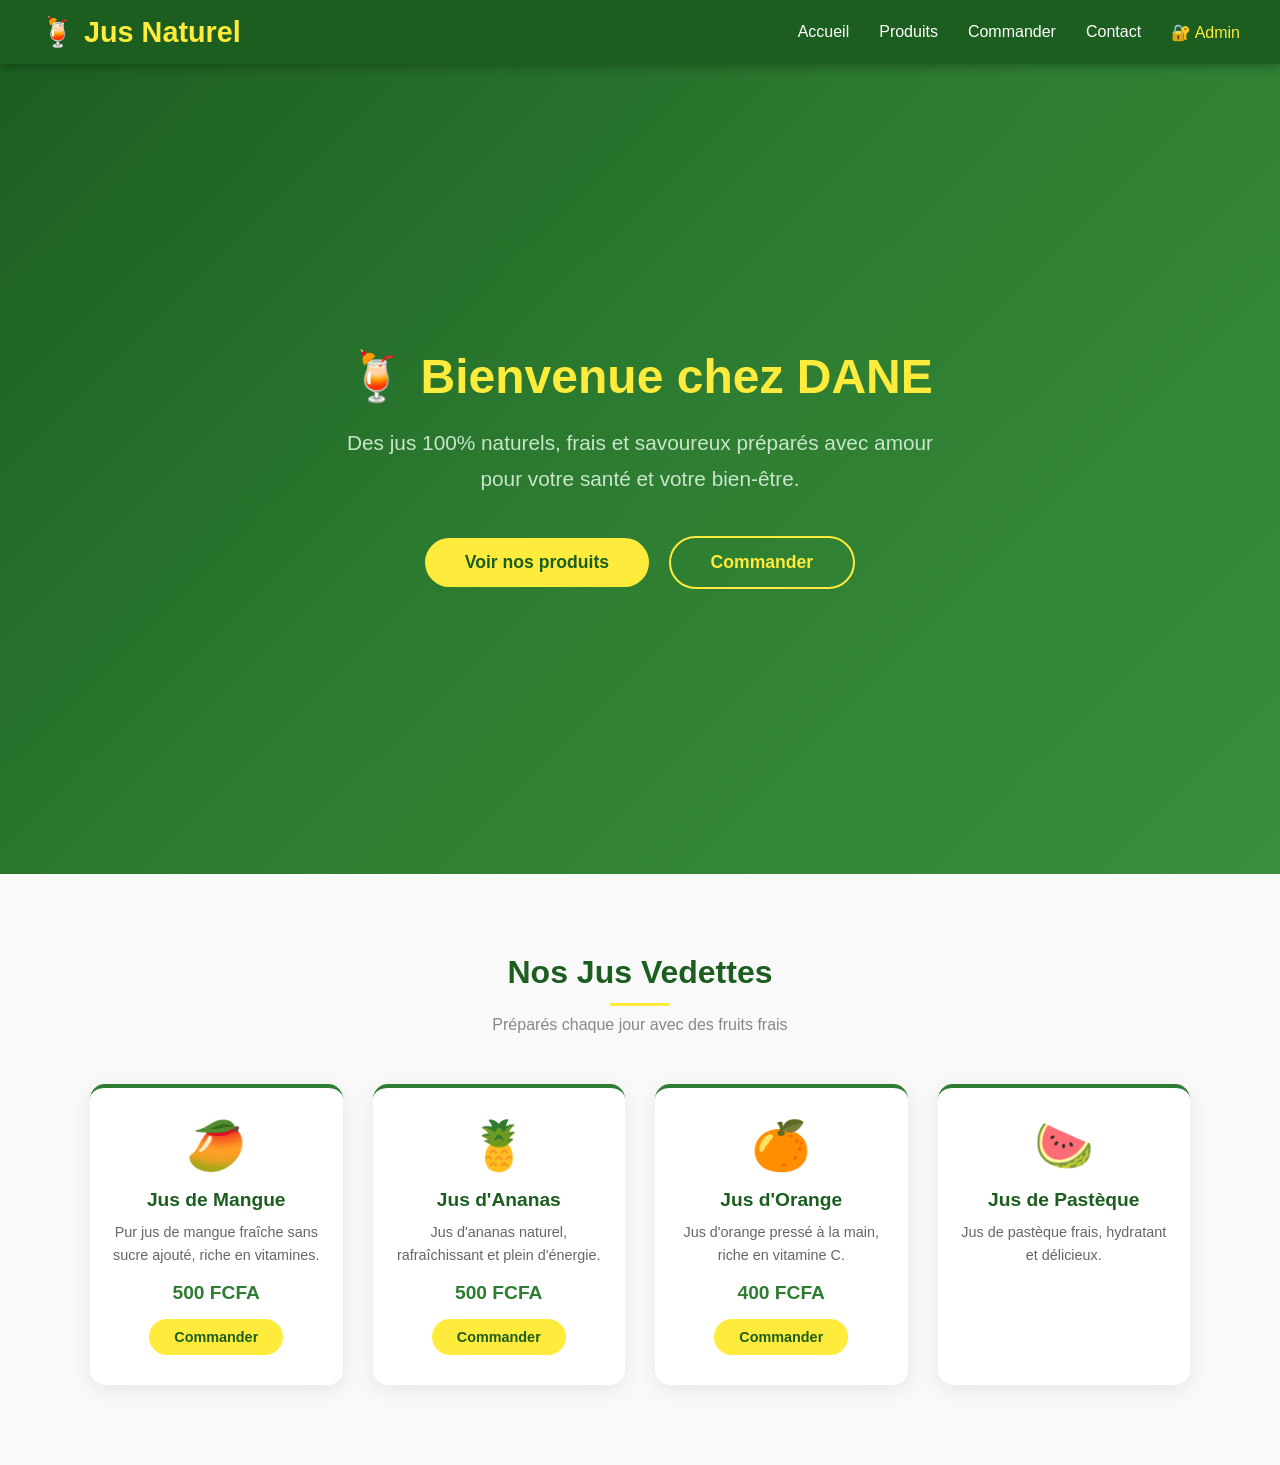
<file: index.html>
<!DOCTYPE html>
<html lang="fr">
<head>
    <meta charset="UTF-8">
    <meta name="viewport" content="width=device-width, initial-scale=1.0">
    <title>Jus Naturel — Maibossaa Dane Parfaite</title>
    <link rel="stylesheet" href="style.css">
</head>
<body>

<!-- NAVBAR -->
<nav class="navbar">
    <div class="logo">🍹 Jus Naturel</div>
    <ul>
        <li><a href="index.html">Accueil</a></li>
        <li><a href="pages/produits.html">Produits</a></li>
        <li><a href="pages/commande.html">Commander</a></li>
        <li><a href="pages/contact.html">Contact</a></li>
        <li><a href="#" onclick="ouvrirAdmin()" style="color:#ffeb3b;">🔐 Admin</a></li>
    </ul>
</nav>

<!-- HERO -->
<section class="hero">
    <h1>🍹 Bienvenue chez DANE </h1>
    <p>Des jus 100% naturels, frais et savoureux préparés avec amour pour votre santé et votre bien-être.</p>
    <div>
        <a href="pages/produits.html" class="btn">Voir nos produits</a>
        <a href="pages/commande.html" class="btn btn-outline">Commander</a>
    </div>
</section>

<!-- NOS PRODUITS VEDETTES -->
<section style="background:#f9f9f9;">
    <h2 class="section-title">Nos Jus Vedettes</h2>
    <p class="section-subtitle">Préparés chaque jour avec des fruits frais</p>
    <div class="produits-grid">
        <div class="produit-card">
            <div class="icon">🥭</div>
            <h3>Jus de Mangue</h3>
            <p>Pur jus de mangue fraîche sans sucre ajouté, riche en vitamines.</p>
            <div class="prix">500 FCFA</div>
            <a href="pages/commande.html" class="btn" style="font-size:0.9rem;padding:10px 25px;">Commander</a>
        </div>
        <div class="produit-card">
            <div class="icon">🍍</div>
            <h3>Jus d'Ananas</h3>
            <p>Jus d'ananas naturel, rafraîchissant et plein d'énergie.</p>
            <div class="prix">500 FCFA</div>
            <a href="pages/commande.html" class="btn" style="font-size:0.9rem;padding:10px 25px;">Commander</a>
        </div>
        <div class="produit-card">
            <div class="icon">🍊</div>
            <h3>Jus d'Orange</h3>
            <p>Jus d'orange pressé à la main, riche en vitamine C.</p>
            <div class="prix">400 FCFA</div>
            <a href="pages/commande.html" class="btn" style="font-size:0.9rem;padding:10px 25px;">Commander</a>
        </div>
        <div class="produit-card">
            <div class="icon">🍉</div>
            <h3>Jus de Pastèque</h3>
            <p>Jus de pastèque frais, hydratant et délicieux.</p>
            <div
</file>
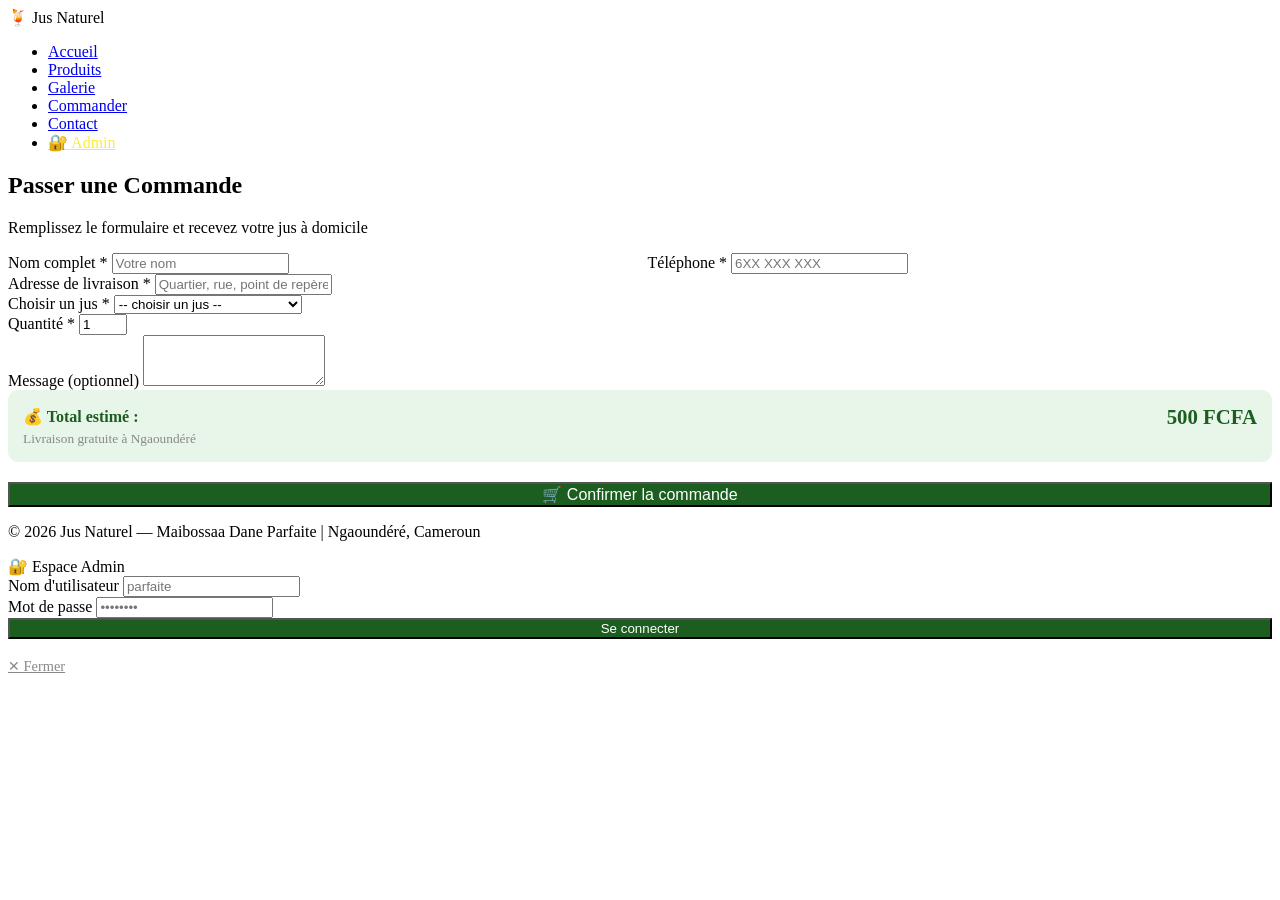
<file: pages/commande.html>
<!DOCTYPE html>
<html lang="fr">
<head>
    <meta charset="UTF-8">
    <meta name="viewport" content="width=device-width, initial-scale=1.0">
    <title>Commander — Jus Naturel</title>
    
</head>
<body>

<!-- NAVBAR -->
<nav class="navbar">
    <div class="logo">🍹 Jus Naturel</div>
    <ul>
        <li><a href="../index.html">Accueil</a></li>
        <li><a href="produits.html">Produits</a></li>
        <li><a href="galerie.html">Galerie</a></li>
        <li><a href="commande.html">Commander</a></li>
        <li><a href="contact.html">Contact</a></li>
        <li><a href="#" onclick="ouvrirAdmin()" style="color:#ffeb3b;">🔐 Admin</a></li>
    </ul>
</nav>

<section>
    <h2 class="section-title">Passer une Commande</h2>
    <p class="section-subtitle">Remplissez le formulaire et recevez votre jus à domicile</p>

    <div class="form-container">
        <div id="cmdMsg"></div>

        <div style="display:grid;grid-template-columns:1fr 1fr;gap:15px;">
            <div class="form-group">
                <label>Nom complet *</label>
                <input type="text" id="cmdNom" placeholder="Votre nom">
            </div>
            <div class="form-group">
                <label>Téléphone *</label>
                <input type="tel" id="cmdTel" placeholder="6XX XXX XXX">
            </div>
        </div>

        <div class="form-group">
            <label>Adresse de livraison *</label>
            <input type="text" id="cmdAdresse"
                   placeholder="Quartier, rue, point de repère...">
        </div>

        <div class="form-group">
            <label>Choisir un jus *</label>
            <select id="cmdProduit">
                <option value="">-- choisir un jus --</option>
                <option value="mangue" data-prix="500">jus de mangue - 500 FCFA</option>
                <option value="orange" data-prix="400">jus d'orange - 400 FCFA</option>
                <option value="ananas" data-prix="500">jus d'ananas - 500 FCFA</option>
                <option value="pastèque" data-prix="500">jus de pastèque - 500 FCFA</option>
                <option value="goyave" data-prix="500">jus de goyave - 500 FCFA</option>
                <option value="mixte" data-prix="700">jus mixte - 700 FCFA</option>

            </select>

    
            
        </div>

        <div class="form-group">
            <label>Quantité *</label>
            <input type="number" id="cmdQuantite"
                   min="1" max="20" value="1"
                   placeholder="Nombre de verres/bouteilles">
        </div>

        <div class="form-group">
            <label>Message (optionnel)</label>
            <textarea id="cmdMessage" rows="3"
                placeholder="Instructions spéciales, sans sucre, avec glace...">
            </textarea>
        </div>

        <!-- Récapitulatif prix -->
        <div style="background:#e8f5e9;padding:15px;border-radius:10px;margin-bottom:20px;">
            <div style="display:flex;justify-content:space-between;align-items:center;">
                <span style="color:#1b5e20;font-weight:600;">💰 Total estimé :</span>
                <span id="totalEstime" style="color:#1b5e20;font-size:1.3rem;font-weight:700;">500 FCFA</span>
            </div>
            <small style="color:#888;">Livraison gratuite à Ngaoundéré</small>
        </div>

        <button class="btn" style="width:100%;font-size:1rem;background:#1b5e20;color:#fff;"
                onclick="soumettreCommande()">
            🛒 Confirmer la commande
        </button>
    </div>
</section>

<footer>
    <p>© 2026 <span>Jus Naturel</span> — Maibossaa Dane Parfaite | Ngaoundéré, Cameroun</p>
</footer>

<!-- POPUP ADMIN -->
<div class="admin-overlay" id="adminOverlay">
    <div class="admin-box">
        <div class="logo">🔐 Espace Admin</div>
        <div id="adminMsg"></div>
        <div class="form-group" style="text-align:left;">
            <label>Nom d'utilisateur</label>
            <input type="text" id="adminUser" placeholder="parfaite">
        </div>
        <div class="form-group" style="text-align:left;">
            <label>Mot de passe</label>
            <input type="password" id="adminPass" placeholder="••••••••">
        </div>
        <button class="btn" style="width:100%;background:#1b5e20;color:#fff;"
                onclick="connecterAdmin()">Se connecter</button>
        <br><br>
        <a href="#" onclick="fermerAdmin()" style="color:#888;font-size:0.9rem;">✕ Fermer</a>
    </div>
</div>


<script src="../js/script.js"></script>
<script>
// Calcul automatique du total
window.addEventListener('load', function() {

    // Remplir les produits
    remplirProduits();

    const selectProduit = document.getElementById('cmdProduit');
    const inputQuantite = document.getElementById('cmdQuantite');
    const totalEstime   = document.getElementById('totalEstime');

    function calculerTotal() {
        const produit  = produits.find(p => p.nom === selectProduit.value);
        const quantite = parseInt(inputQuantite.value) || 1;
        const total    = produit ? produit.prix * quantite : 0;
        totalEstime.textContent = total > 0 ? total + ' FCFA' : '-- FCFA';
    }

    selectProduit.addEventListener('change', calculerTotal);
    inputQuantite.addEventListener('input',  calculerTotal);
});
</script>

</body>
</html>
</script>

</body>
</html>
</file>
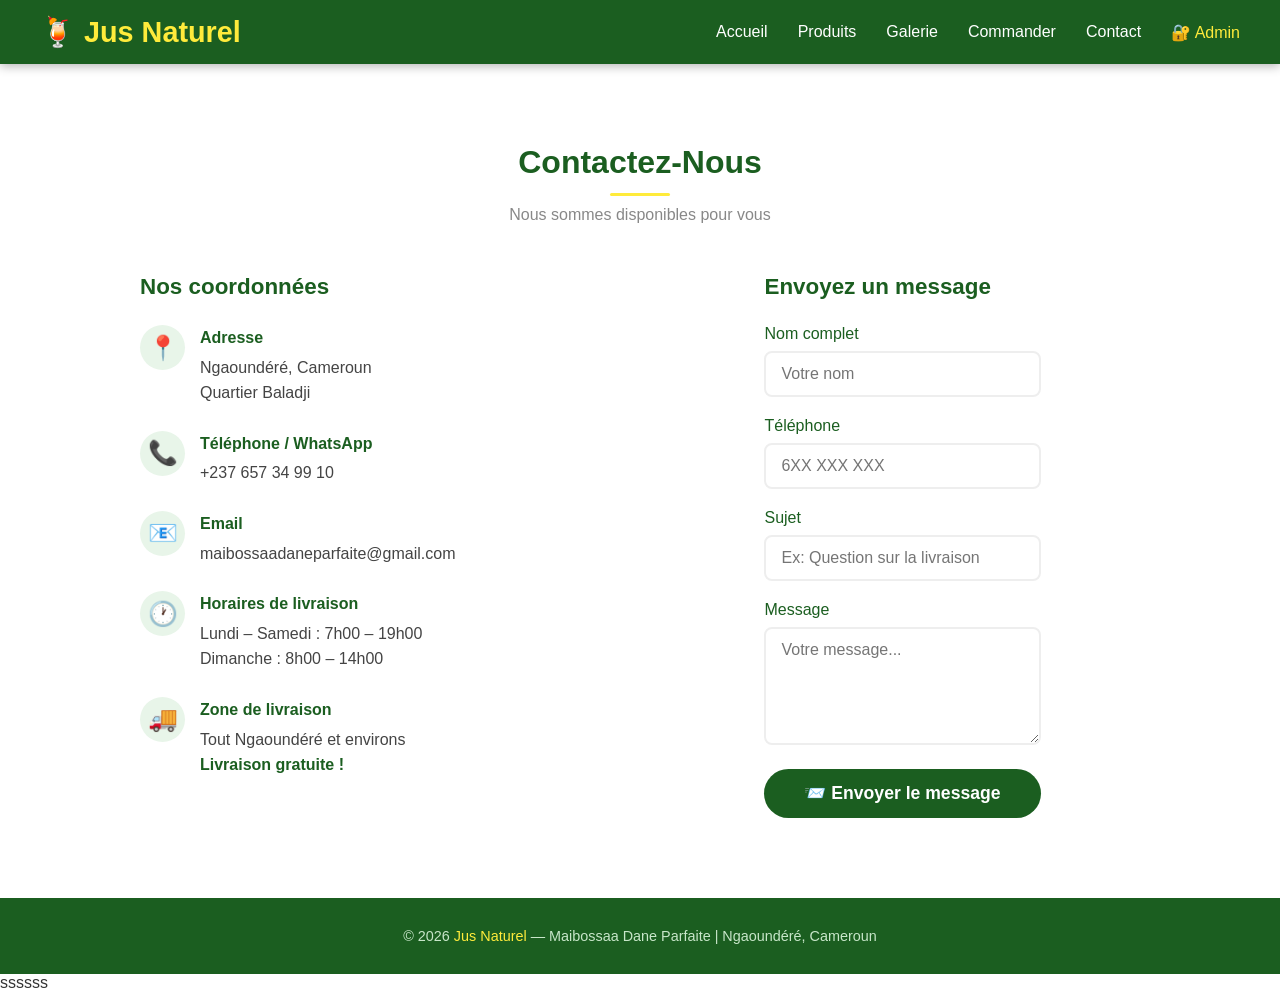
<file: pages/contact.html>
<!DOCTYPE html>
<html lang="fr">
<head>
    <meta charset="UTF-8">
    <meta name="viewport" content="width=device-width, initial-scale=1.0">
    <title>Contact — Jus Naturel</title>
    <link rel="stylesheet" href="../style.css">
</head>
<body>

<!-- NAVBAR -->
<nav class="navbar">
    <div class="logo">🍹 Jus Naturel</div>
    <ul>
        <li><a href="../index.html">Accueil</a></li>
        <li><a href="produits.html">Produits</a></li>
        <li><a href="galerie.html">Galerie</a></li>
        <li><a href="commande.html">Commander</a></li>
        <li><a href="contact.html">Contact</a></li>
        <li><a href="#" onclick="ouvrirAdmin()" style="color:#ffeb3b;">🔐 Admin</a></li>
    </ul>
</nav>

<section>
    <h2 class="section-title">Contactez-Nous</h2>
    <p class="section-subtitle">Nous sommes disponibles pour vous</p>

    <div class="contact-grid">

        <!-- Infos contact -->
        <div>
            <h3 style="color:#1b5e20;margin-bottom:25px;font-size:1.4rem;">
                Nos coordonnées
            </h3>
            <div class="contact-item">
                <div class="icon">📍</div>
                <p>
                    <strong>Adresse</strong>
                    Ngaoundéré, Cameroun<br>
                    Quartier Baladji
                </p>
            </div>
            <div class="contact-item">
                <div class="icon">📞</div>
                <p>
                    <strong>Téléphone / WhatsApp</strong>
                    +237 657 34 99 10
                </p>
            </div>
            <div class="contact-item">
                <div class="icon">📧</div>
                <p>
                    <strong>Email</strong>
                    maibossaadaneparfaite@gmail.com
                </p>
            </div>
            <div class="contact-item">
                <div class="icon">🕐</div>
                <p>
                    <strong>Horaires de livraison</strong>
                    Lundi – Samedi : 7h00 – 19h00<br>
                    Dimanche : 8h00 – 14h00
                </p>
            </div>
            <div class="contact-item">
                <div class="icon">🚚</div>
                <p>
                    <strong>Zone de livraison</strong>
                    Tout Ngaoundéré et environs<br>
                    <span style="color:#1b5e20;font-weight:600;">Livraison gratuite !</span>
                </p>
            </div>
        </div>

        <!-- Formulaire contact -->
        <div class="form-container" style="box-shadow:none;padding:0;">
            <h3 style="color:#1b5e20;margin-bottom:25px;font-size:1.4rem;">
                Envoyez un message
            </h3>
            <div id="contactMsg"></div>
            <div class="form-group">
                <label>Nom complet</label>
                <input type="text" id="contactNom" placeholder="Votre nom">
            </div>
            <div class="form-group">
                <label>Téléphone</label>
                <input type="tel" id="contactTel" placeholder="6XX XXX XXX">
            </div>
            <div class="form-group">
                <label>Sujet</label>
                <input type="text" id="contactSujet"
                       placeholder="Ex: Question sur la livraison">
            </div>
            <div class="form-group">
                <label>Message</label>
                <textarea id="contactMessage" rows="5"
                    placeholder="Votre message..."></textarea>
            </div>
            <button class="btn"
                    style="width:100%;background:#1b5e20;color:#fff;"
                    onclick="envoyerContact()">
                📨 Envoyer le message
            </button>
        </div>

    </div>
</section>

<footer>
    <p>© 2026 <span>Jus Naturel</span> — Maibossaa Dane Parfaite | Ngaoundéré, Cameroun</p>
</footer>

<!-- POPUP ADMIN -->
<div class="admin-overlay" id="adminOverlay">
    <div class="admin-box">
        <div class="logo">🔐 Espace Admin</div>
        <div id="adminMsg"></div>
        <div class="form-group" style="text-align:left;">
            <label>Nom d'utilisateur</label>
            <input type="text" id="adminUser" placeholder="parfaite">
        </div>
        <div class="form-group" style="text-align:left;">
            <label>Mot de passe</label>
            <input type="password" id="adminPass" placeholder="••••••••">
        </div>
        <button class="btn" style="width:100%;background:#1b5e20;color:#fff;"
                onclick="connecterAdmin()">Se connecter</button>
        <br><br>
        <a href="#" onclick="fermerAdmin()" style="color:#888;font-size:0.9rem;">✕ Fermer</a>
    </div>
</div>

<script src="../js/script.js"></script>
<script>
function envoyerContact() {
    const nom     = document.getElementById('contactNom').value.trim();
    const tel     = document.getElementById('contactTel').value.trim();
    const sujet   = document.getElementById('contactSujet').value.trim();
    const message = document.getElementById('contactMessage').value.trim();
    const msgDiv  = document.getElementById('contactMsg');

    if (!nom || !message) {
        msgDiv.innerHTML = '<div class="alert alert-error">❌ Veuillez remplir au moins le nom et le message.</div>';
        return;
    }

    msgDiv.innerHTML = '<div class="alert alert-success">✅ Message envoyé ! Nous vous répondrons très bientôt.</div>';

    document.getElementById('contactNom').value     = '';
    document.getElementById('contactTel').value     = '';
    document.getElementById('contactSujet').value   = '';
    document.getElementById('contactMessage').value = '';
}
</script>

</body>
</html>ssssss
</file>
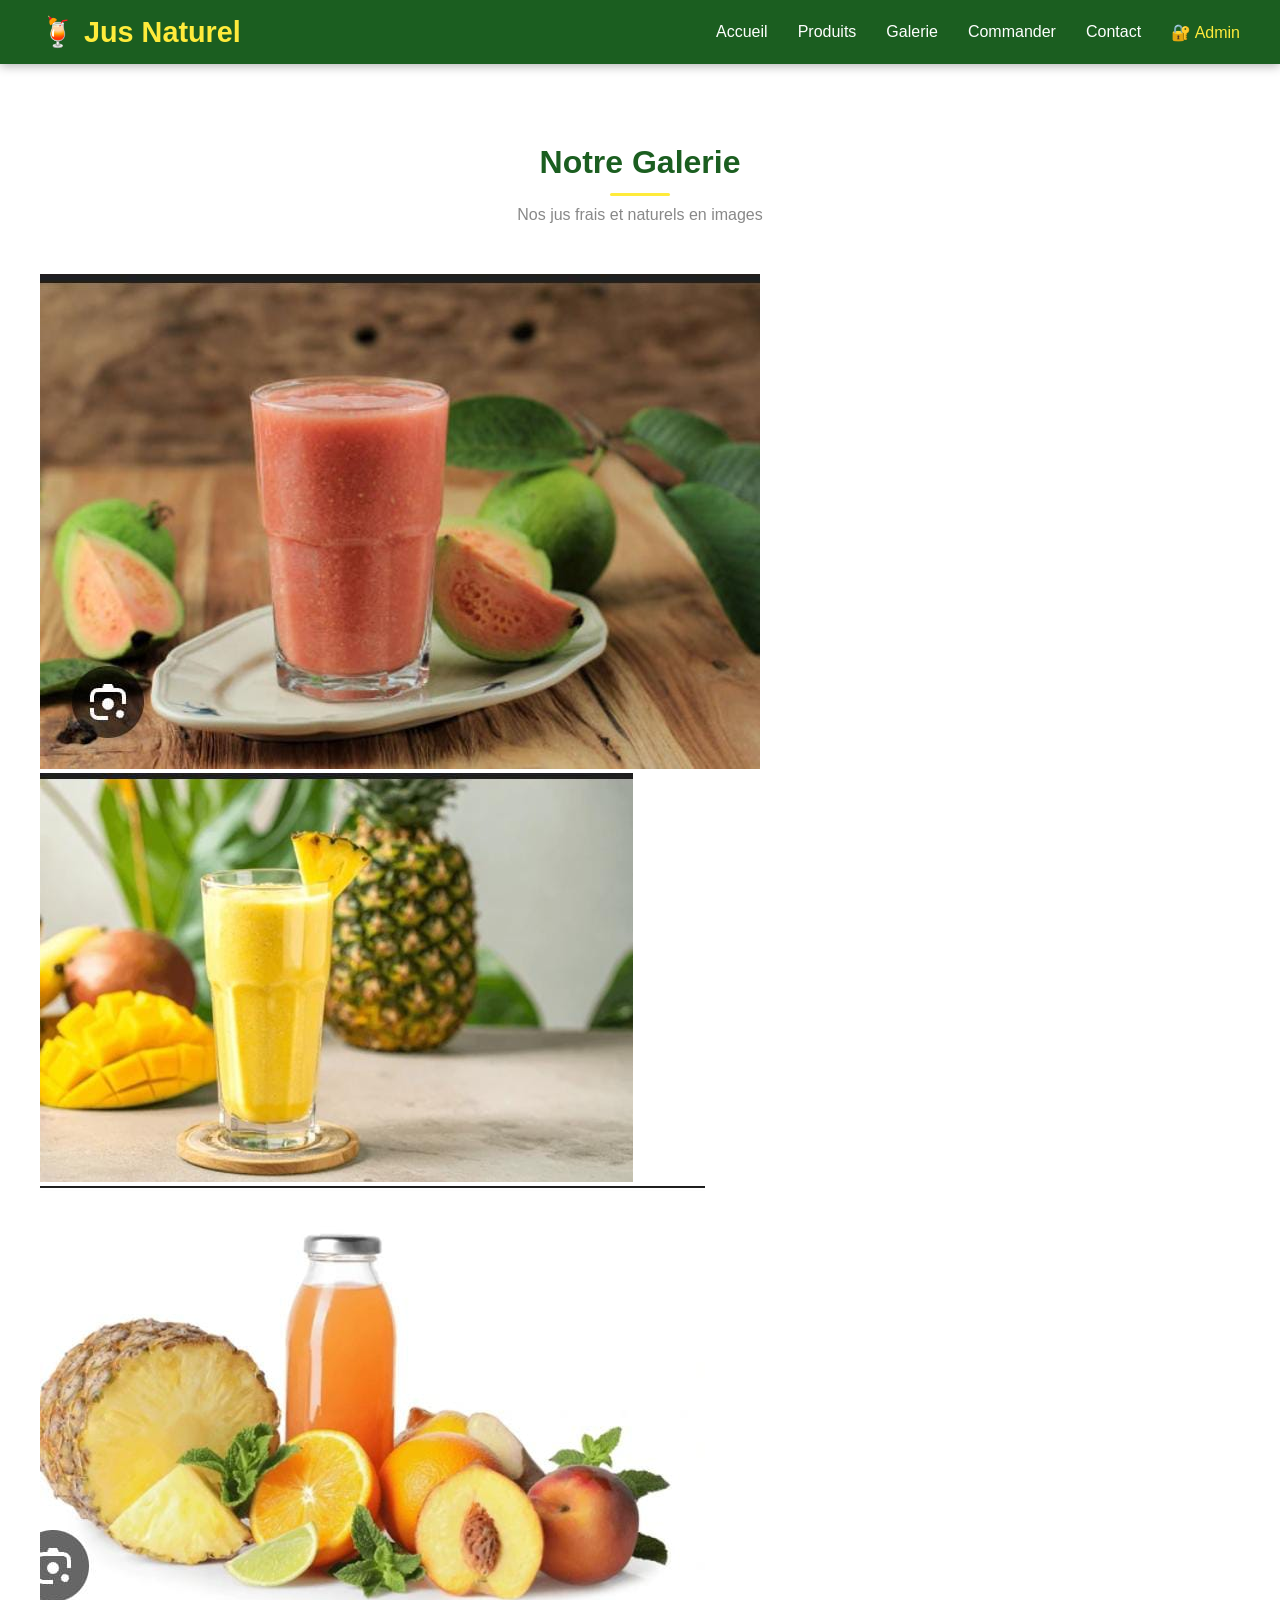
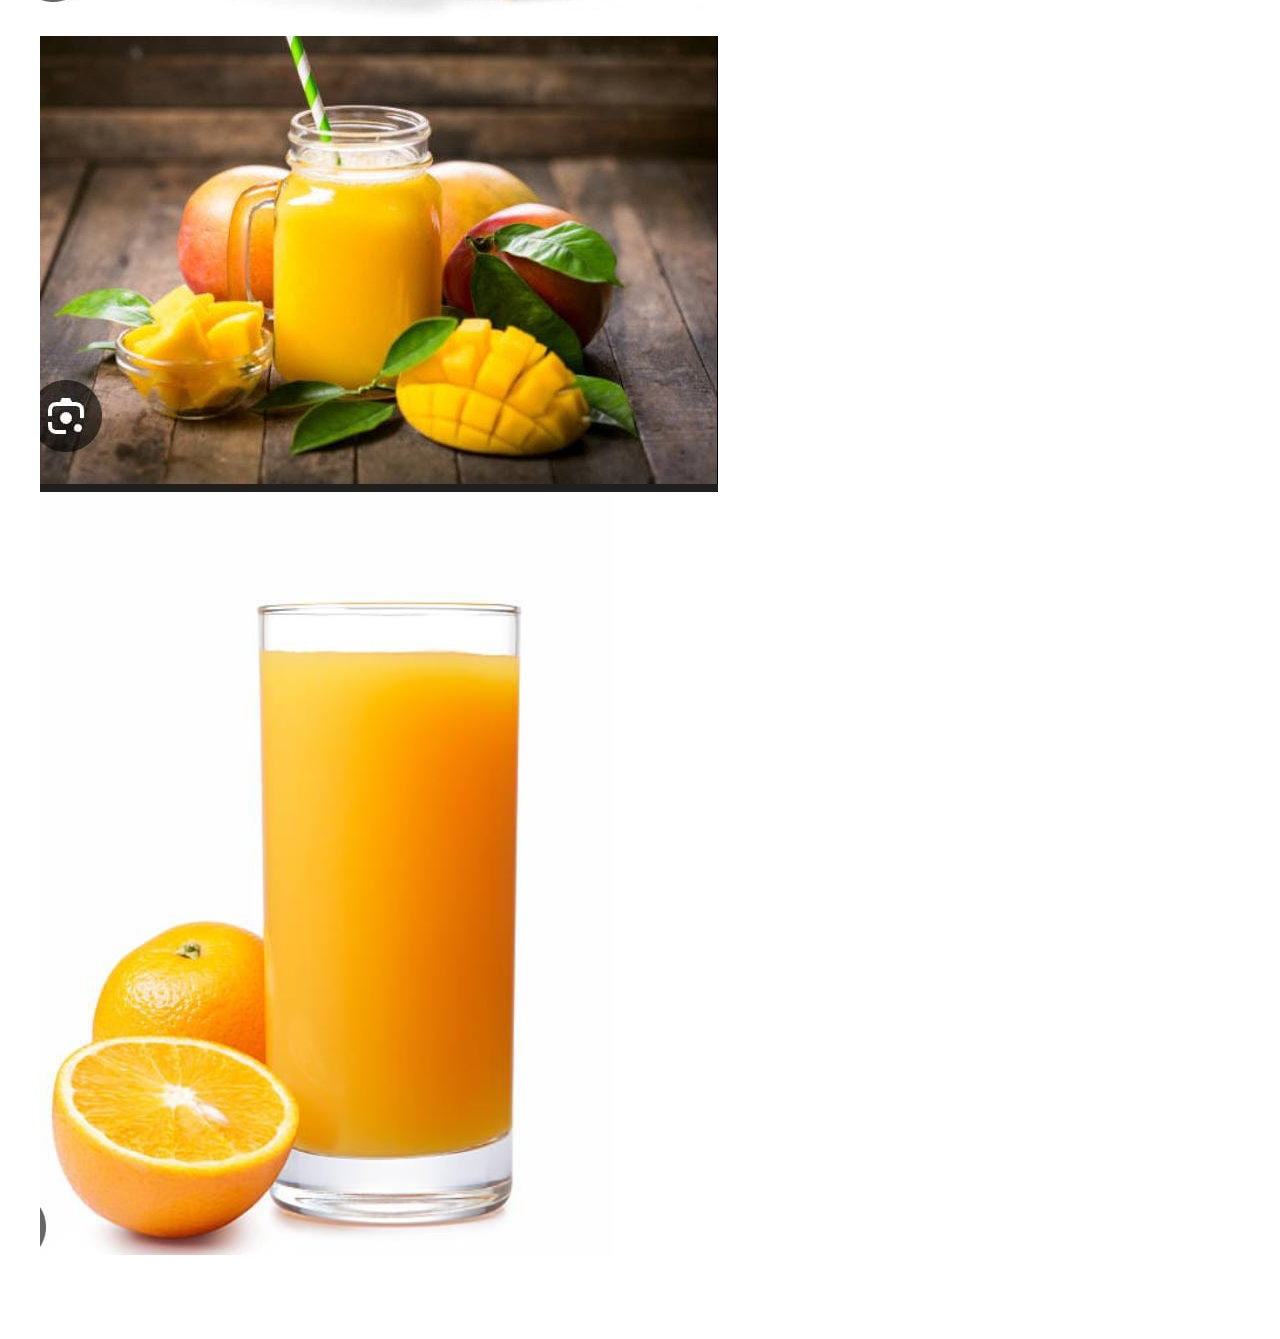
<file: pages/galerie.html>
<!DOCTYPE html>
<html lang="fr">
<head>
    <meta charset="UTF-8">
    <meta name="viewport" content="width=device-width, initial-scale=1.0">
    <title>Galerie — Jus Naturel</title>
    <link rel="stylesheet" href="../style.css">
</head>
<body>

<!-- NAVBAR -->
<nav class="navbar">
    <div class="logo">🍹 Jus Naturel</div>
    <ul>
        <li><a href="../index.html">Accueil</a></li>
        <li><a href="produits.html">Produits</a></li>
        <li><a href="galerie.html">Galerie</a></li>
        <li><a href="commande.html">Commander</a></li>
        <li><a href="contact.html">Contact</a></li>
        <li><a href="#" onclick="ouvrirAdmin()" style="color:#ffeb3b;">🔐 Admin</a></li>
    </ul>
</nav>

<section>
    <h2 class="section-title">Notre Galerie</h2>
    <p class="section-subtitle">Nos jus frais et naturels en images</p>

    <!-- Si pas d'images encore -->
    <div class="galerie">
        <img src="../images/jus1.jpeg">
        <img src="../images/jus2.jpeg">
        <img src="../images/jus3.jpeg">
        <img src="../images/jus4.jpeg">
        <img src="../images/jus5.jpeg">
        
        </div>
        <script src="../js/script.js"></script>
    </body>
</html>
</file>
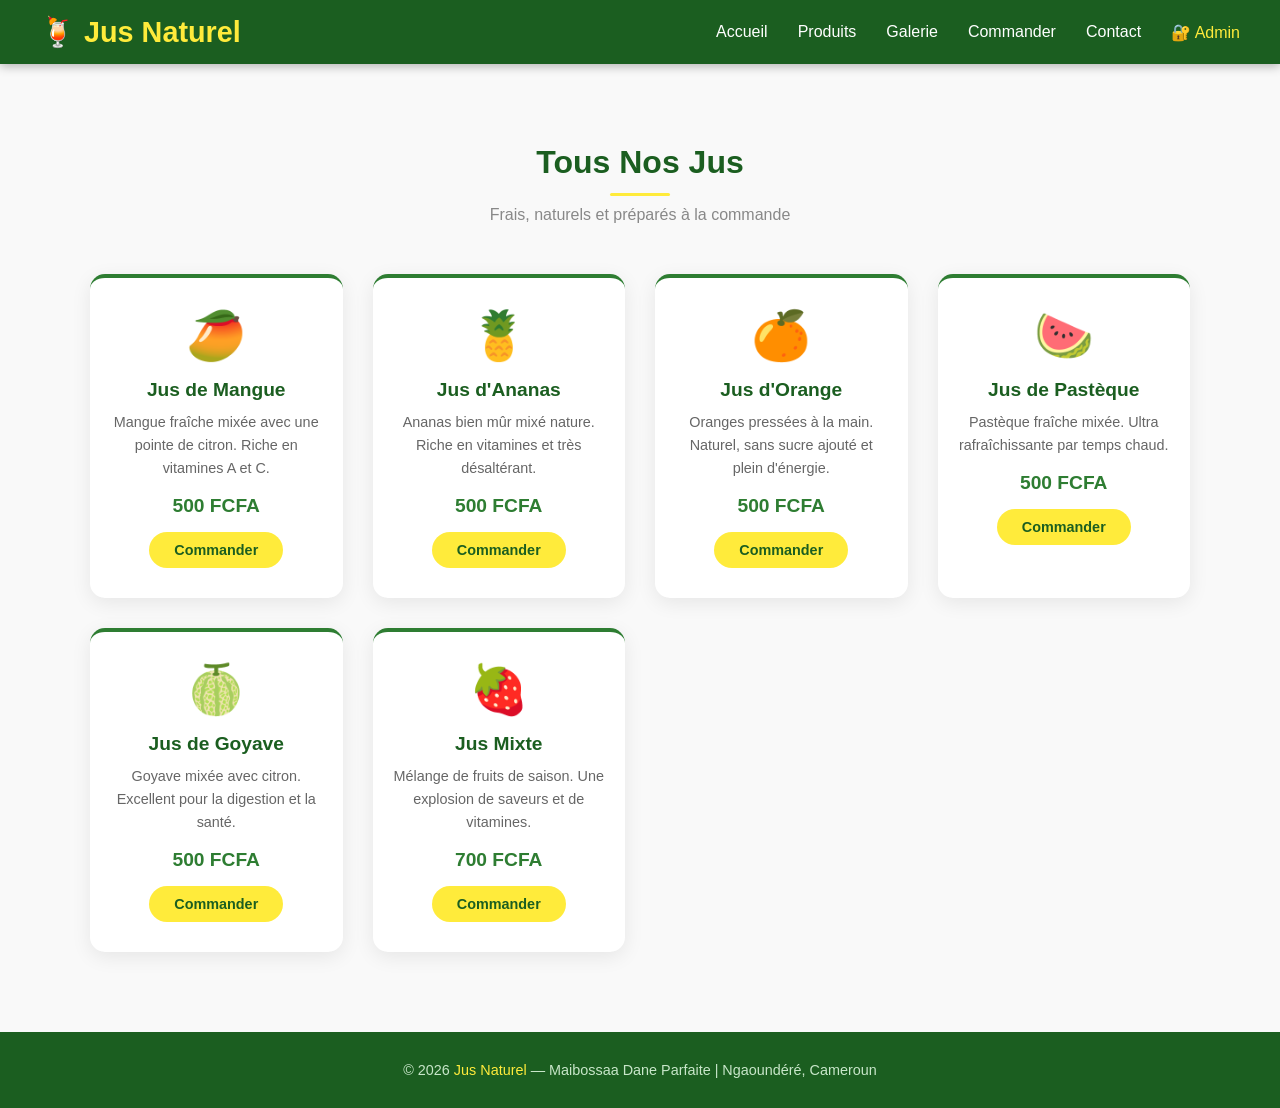
<file: pages/produits.html>
<!DOCTYPE html>
<html lang="fr">
<head>
    <meta charset="UTF-8">
    <meta name="viewport" content="width=device-width, initial-scale=1.0">
    <title>Produits — Jus Naturel</title>
    <link rel="stylesheet" href="../style.css">
</head>
<body>

<!-- NAVBAR -->
<nav class="navbar">
    <div class="logo">🍹 Jus Naturel</div>
    <ul>
        <li><a href="../index.html">Accueil</a></li>
        <li><a href="produits.html">Produits</a></li>
        <li><a href="galerie.html">Galerie</a></li>
        <li><a href="commande.html">Commander</a></li>
        <li><a href="contact.html">Contact</a></li>
        <li><a href="#" onclick="ouvrirAdmin()" style="color:#ffeb3b;">🔐 Admin</a></li>
    </ul>
</nav>

<section style="background:#f9f9f9;">
    <h2 class="section-title">Tous Nos Jus</h2>
    <p class="section-subtitle">Frais, naturels et préparés à la commande</p>
    <div class="produits-grid">
        <div class="produit-card">
            <div class="icon">🥭</div>
            <h3>Jus de Mangue</h3>
            <p>Mangue fraîche mixée avec une pointe de citron. Riche en vitamines A et C.</p>
            <div class="prix">500 FCFA</div>
            <a href="commande.html" class="btn" style="font-size:0.9rem;padding:10px 25px;">Commander</a>
        </div>
        <div class="produit-card">
            <div class="icon">🍍</div>
            <h3>Jus d'Ananas</h3>
            <p>Ananas bien mûr mixé nature. Riche en vitamines et très désaltérant.</p>
            <div class="prix">500 FCFA</div>
            <a href="commande.html" class="btn" style="font-size:0.9rem;padding:10px 25px;">Commander</a>
        </div>
        <div class="produit-card">
            <div class="icon">🍊</div>
            <h3>Jus d'Orange</h3>
            <p>Oranges pressées à la main. Naturel, sans sucre ajouté et plein d'énergie.</p>
            <div class="prix">500 FCFA</div>
            <a href="commande.html" class="btn" style="font-size:0.9rem;padding:10px 25px;">Commander</a>
        </div>
        <div class="produit-card">
            <div class="icon">🍉</div>
            <h3>Jus de Pastèque</h3>
            <p>Pastèque fraîche mixée. Ultra rafraîchissante par temps chaud.</p>
            <div class="prix">500 FCFA</div>
            <a href="commande.html" class="btn" style="font-size:0.9rem;padding:10px 25px;">Commander</a>
        </div>
        <div class="produit-card">
            <div class="icon">🍈</div>
            <h3>Jus de Goyave</h3>
            <p>Goyave mixée avec citron. Excellent pour la digestion et la santé.</p>
            <div class="prix">500 FCFA</div>
            <a href="commande.html" class="btn" style="font-size:0.9rem;padding:10px 25px;">Commander</a>
        </div>
        <div class="produit-card">
            <div class="icon">🍓</div>
            <h3>Jus Mixte</h3>
            <p>Mélange de fruits de saison. Une explosion de saveurs et de vitamines.</p>
            <div class="prix">700 FCFA</div>
            <a href="commande.html" class="btn" style="font-size:0.9rem;padding:10px 25px;">Commander</a>
        </div>
    </div>
</section>

<footer>
    <p>© 2026 <span>Jus Naturel</span> — Maibossaa Dane Parfaite | Ngaoundéré, Cameroun</p>
</footer>

<!-- POPUP ADMIN -->
<div class="admin-overlay" id="adminOverlay">
    <div class="admin-box">
        <div class="logo">🔐 Espace Admin</div>
        <div id="adminMsg"></div>
        <div class="form-group" style="text-align:left;">
            <label>Nom d'utilisateur</label>
            <input type="text" id="adminUser" placeholder="parfaite">
        </div>
        <div class="form-group" style="text-align:left;">
            <label>Mot de passe</label>
            <input type="password" id="adminPass" placeholder="••••••••">
        </div>
        <button class="btn" style="width:100%;background:#1b5e20;color:#fff;" onclick="connecterAdmin()">Se connecter</button>
        <br><br>
        <a href="#" onclick="fermerAdmin()" style="color:#888;font-size:0.9rem;">✕ Fermer</a>
    </div>
</div>

<script src="../js/script.js"></script>
</body>
</html>
</file>
<file: style.css>
/* ===== RESET & BASE ===== */
* {
    margin: 0;
    padding: 0;
    box-sizing: border-box;
}

body {
    font-family: 'Segoe UI', Tahoma, Geneva, Verdana, sans-serif;
    color: #333;
    background: #fff;
}

a {
    text-decoration: none;
    color: inherit;
}

/* ===== NAVBAR ===== */
.navbar {
    background: #1b5e20;
    padding: 15px 40px;
    display: flex;
    justify-content: space-between;
    align-items: center;
    position: sticky;
    top: 0;
    z-index: 100;
    box-shadow: 0 2px 10px rgba(0,0,0,0.3);
}

.navbar .logo {
    color: #ffeb3b;
    font-size: 1.8rem;
    font-weight: 700;
}

.navbar ul {
    list-style: none;
    display: flex;
    gap: 30px;
}

.navbar ul li a {
    color: #fff;
    font-size: 1rem;
    transition: color 0.3s;
}

.navbar ul li a:hover {
    color: #ffeb3b;
}

/* ===== HERO ===== */
.hero {
    background: linear-gradient(135deg, #1b5e20 0%, #2e7d32 50%, #388e3c 100%);
    color: #fff;
    text-align: center;
    padding: 100px 20px;
    min-height: 90vh;
    display: flex;
    flex-direction: column;
    justify-content: center;
    align-items: center;
}

.hero h1 {
    font-size: 3rem;
    margin-bottom: 20px;
    color: #ffeb3b;
}

.hero p {
    font-size: 1.3rem;
    max-width: 600px;
    margin-bottom: 40px;
    color: #c8e6c9;
    line-height: 1.7;
}

/* ===== BOUTONS ===== */
.btn {
    background: #ffeb3b;
    color: #1b5e20;
    padding: 14px 40px;
    border: none;
    border-radius: 30px;
    font-size: 1.1rem;
    cursor: pointer;
    font-weight: 700;
    transition: background 0.3s, transform 0.2s;
    display: inline-block;
}

.btn:hover {
    background: #fdd835;
    transform: translateY(-2px);
}

.btn-outline {
    background: transparent;
    border: 2px solid #ffeb3b;
    color: #ffeb3b;
    margin-left: 15px;
}

.btn-outline:hover {
    background: #ffeb3b;
    color: #1b5e20;
}

/* ===== SECTIONS ===== */
section {
    padding: 80px 40px;
}

.section-title {
    text-align: center;
    font-size: 2rem;
    color: #1b5e20;
    margin-bottom: 10px;
}

.section-title::after {
    content: '';
    display: block;
    width: 60px;
    height: 3px;
    background: #ffeb3b;
    margin: 12px auto 0;
    border-radius: 2px;
}

.section-subtitle {
    text-align: center;
    color: #888;
    margin-bottom: 50px;
}

/* ===== PRODUITS CARDS ===== */
.produits-grid {
    display: grid;
    grid-template-columns: repeat(auto-fit, minmax(240px, 1fr));
    gap: 30px;
    max-width: 1100px;
    margin: 0 auto;
}

.produit-card {
    background: #fff;
    border-radius: 15px;
    padding: 30px 20px;
    text-align: center;
    box-shadow: 0 5px 20px rgba(0,0,0,0.08);
    transition: transform 0.3s, box-shadow 0.3s;
    border-top: 4px solid #2e7d32;
}

.produit-card:hover {
    transform: translateY(-8px);
    box-shadow: 0 15px 40px rgba(46,125,50,0.2);
}

.produit-card .icon {
    font-size: 3rem;
    margin-bottom: 15px;
}

.produit-card h3 {
    font-size: 1.2rem;
    color: #1b5e20;
    margin-bottom: 10px;
}

.produit-card p {
    color: #666;
    font-size: 0.9rem;
    margin-bottom: 15px;
    line-height: 1.6;
}

.produit-card .prix {
    color: #2e7d32;
    font-weight: 700;
    font-size: 1.2rem;
    margin-bottom: 15px;
}

/* ===== GALERIE ===== */
.galerie-grid {
    display: grid;
    grid-template-columns: repeat(auto-fit, minmax(250px, 1fr));
    gap: 20px;
    max-width: 1100px;
    margin: 0 auto;
}

.galerie-item {
    position: relative;
    overflow: hidden;
    border-radius: 12px;
}

.galerie-item img {
    width: 50%;
    height: 50px;
    object-fit: cover;
    object-position: center;
    border-radius: 6px;
    transition: transform 0.2s;
    display: block;
}

.galerie-item:hover img {
    transform: scale(1.08);
}

.galerie-item .overlay {
    position: absolute;
    bottom: 0; left: 0; right: 0;
    background: linear-gradient(transparent, rgba(27,94,32,0.85));
    color: #fff;
    padding: 20px 15px;
    opacity: 0;
    transition: opacity 0.3s;
}

.galerie-item:hover .overlay {
    opacity: 1;
}

/* ===== FORMULAIRE ===== */
.form-container {
    max-width: 600px;
    margin: 0 auto;
    background: #fff;
    padding: 40px;
    border-radius: 15px;
    box-shadow: 0 5px 30px rgba(0,0,0,0.1);
}

.form-group {
    margin-bottom: 20px;
}

.form-group label {
    display: block;
    margin-bottom: 8px;
    color: #1b5e20;
    font-weight: 500;
}

.form-group input,
.form-group select,
.form-group textarea {
    width: 100%;
    padding: 12px 15px;
    border: 2px solid #eee;
    border-radius: 8px;
    font-size: 1rem;
    transition: border-color 0.3s;
    font-family: inherit;
}

.form-group input:focus,
.form-group select:focus,
.form-group textarea:focus {
    outline: none;
    border-color: #2e7d32;
}

/* ===== CONTACT ===== */
.contact-grid {
    display: grid;
    grid-template-columns: 1fr 1fr;
    gap: 50px;
    max-width: 1000px;
    margin: 0 auto;
}

.contact-item {
    display: flex;
    align-items: flex-start;
    gap: 15px;
    margin-bottom: 25px;
}

.contact-item .icon {
    font-size: 1.5rem;
    width: 45px;
    height: 45px;
    background: #e8f5e9;
    border-radius: 50%;
    display: flex;
    align-items: center;
    justify-content: center;
    flex-shrink: 0;
}

.contact-item p { color: #444; line-height: 1.6; }
.contact-item strong { color: #1b5e20; display: block; margin-bottom: 4px; }

/* ===== ADMIN ===== */
.admin-overlay {
    display: none;
    position: fixed;
    top: 0; left: 0;
    width: 100%; height: 100%;
    background: rgba(0,0,0,0.7);
    z-index: 999;
    justify-content: center;
    align-items: center;
}

.admin-overlay.active {
    display: flex;
}

.admin-box {
    background: #fff;
    padding: 40px;
    border-radius: 20px;
    width: 100%;
    max-width: 400px;
    text-align: center;
}

.admin-box .logo {
    font-size: 1.8rem;
    color: #1b5e20;
    font-weight: 700;
    margin-bottom: 20px;
}

/* ===== FOOTER ===== */
footer {
    background: #1b5e20;
    color: #c8e6c9;
    text-align: center;
    padding: 30px 20px;
    font-size: 0.9rem;
}

footer span { color: #ffeb3b; }

/* ===== ALERTES ===== */
.alert {
    padding: 12px 20px;
    border-radius: 8px;
    margin-bottom: 20px;
    font-size: 0.95rem;
}

.alert-success { background: #d4edda; color: #155724; }
.alert-error   { background: #f8d7da; color: #721c24; }

/* ===== RESPONSIVE ===== */
@media (max-width: 768px) {
    .navbar { padding: 15px 20px; flex-direction: column; gap: 15px; }
    .hero h1 { font-size: 2rem; }
    section { padding: 60px 20px; }
    .contact-grid { grid-template-columns: 1fr; }
}
</file>
